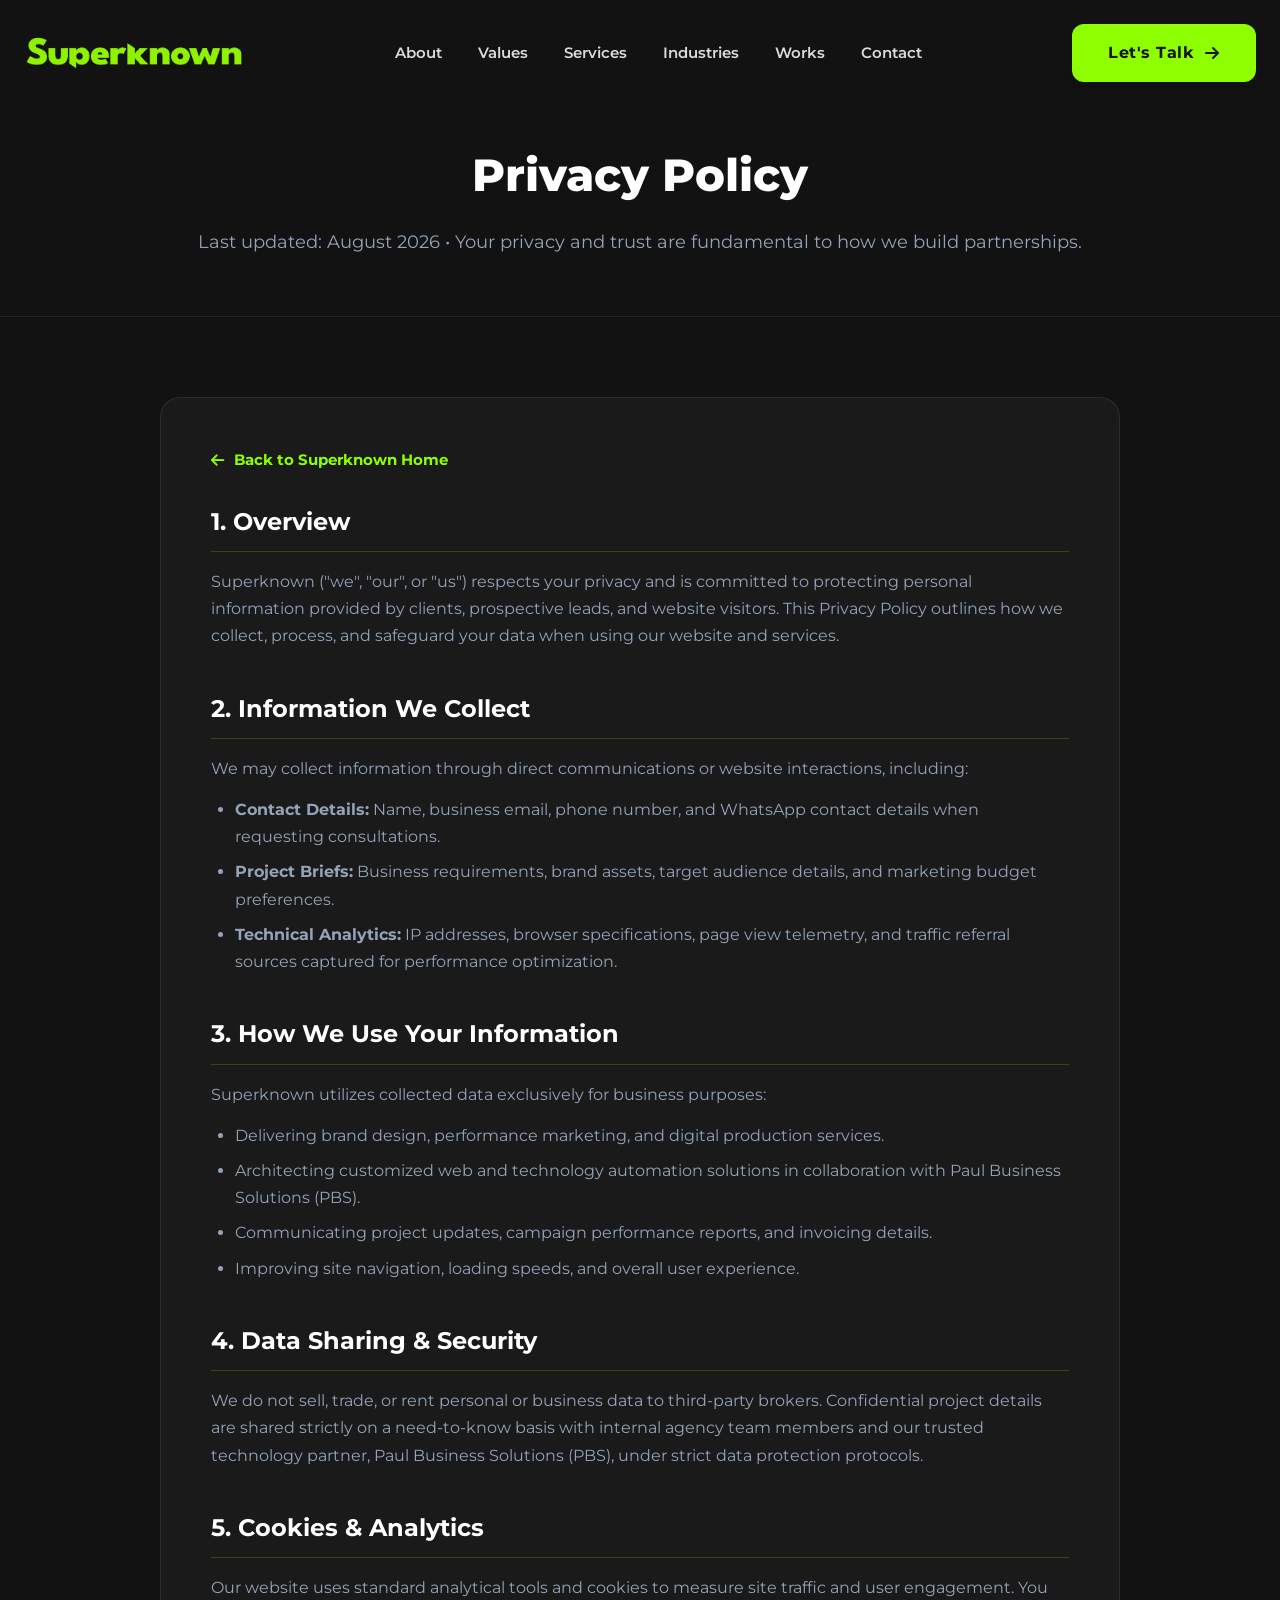
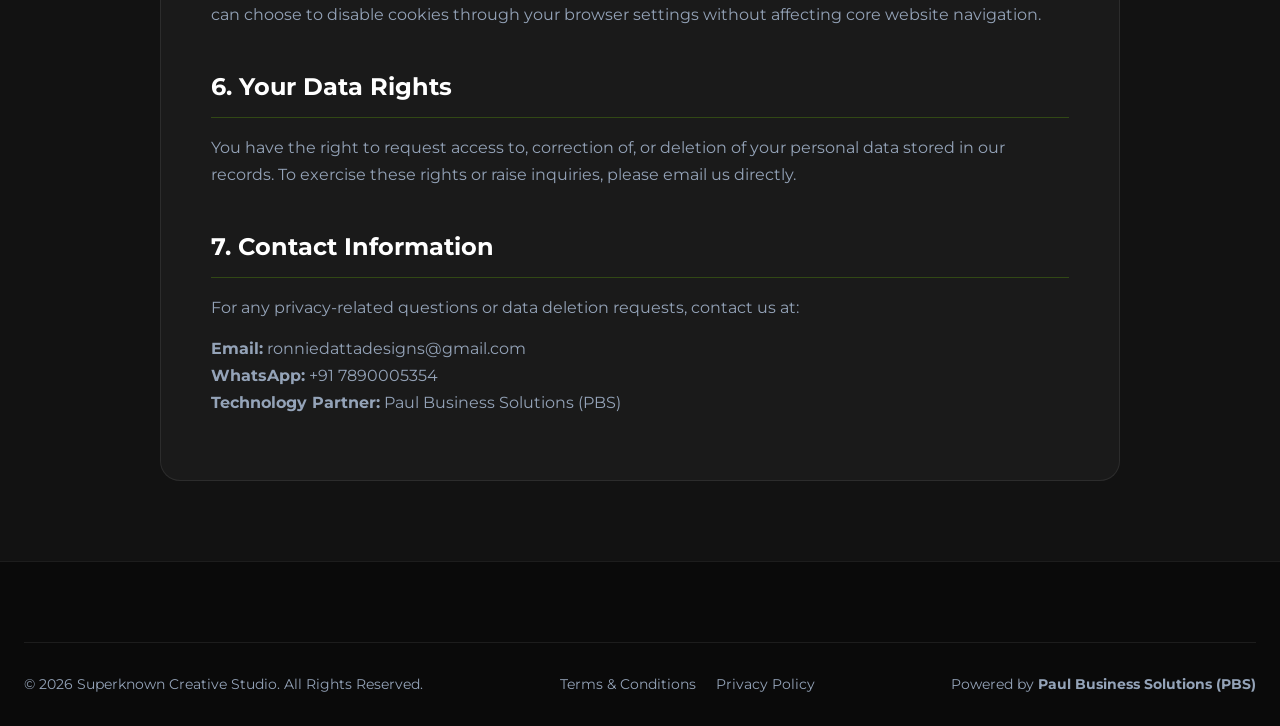
<file: privacy.html>
<!DOCTYPE html>
<html lang="en">
<head>
  <meta charset="UTF-8">
  <meta name="viewport" content="width=device-width, initial-scale=1.0">
  <title>Privacy Policy | Superknown Creative Studio</title>
  <meta name="description" content="Privacy Policy describing how Superknown collects, uses, and safeguards client and visitor data.">
  
  <!-- Favicon -->
  <link rel="icon" type="image/svg+xml" href="data:image/svg+xml,<svg xmlns='http://www.w3.org/2000/svg' viewBox='0 0 100 100'><circle cx='50' cy='50' r='45' fill='%23145B67'/><circle cx='50' cy='50' r='20' fill='%238DFF00'/></svg>">

  <!-- Fonts & Icons -->
  <link rel="preconnect" href="https://fonts.googleapis.com">
  <link rel="preconnect" href="https://fonts.gstatic.com" crossorigin>
  <link href="https://fonts.googleapis.com/css2?family=Montserrat:wght@300;400;500;600;700;800;900&display=swap" rel="stylesheet">
  <link rel="stylesheet" href="https://cdnjs.cloudflare.com/ajax/libs/font-awesome/6.5.1/css/all.min.css">

  <!-- Custom Stylesheets -->
  <link rel="stylesheet" href="css/style.css">
  <link rel="stylesheet" href="css/responsive.css">
</head>
<body>

  <!-- Header / Navigation -->
  <header class="header">
    <div class="container nav-container">
      <a href="index.html#hero" class="brand-logo" aria-label="Superknown Home">
        <img src="assets/images/logo-transparent.png" alt="Superknown Logo" class="brand-logo-img">
      </a>

      <nav class="nav-menu">
        <a href="index.html#about" class="nav-link">About</a>
        <a href="index.html#values" class="nav-link">Values</a>
        <a href="index.html#services" class="nav-link">Services</a>
        <a href="index.html#industries" class="nav-link">Industries</a>
        <a href="index.html#portfolio" class="nav-link">Works</a>
        <a href="index.html#contact" class="nav-link">Contact</a>
      </nav>

      <div class="nav-actions">
        <a href="https://wa.me/917890005354?text=Hi%20Superknown%2C%20I%20would%20like%20to%20discuss%20a%20project!" target="_blank" class="btn btn-primary btn-sm">
          Let's Talk <i class="fa-solid fa-arrow-right"></i>
        </a>
      </div>
    </div>
  </header>

  <!-- Legal Hero -->
  <section class="legal-hero">
    <div class="container">
      <h1 class="legal-hero-title">Privacy Policy</h1>
      <p class="legal-hero-subtitle">Last updated: August 2026 • Your privacy and trust are fundamental to how we build partnerships.</p>
    </div>
  </section>

  <!-- Legal Content Body -->
  <section class="legal-body">
    <div class="container">
      <div class="legal-card">
        <a href="index.html" class="legal-back-btn"><i class="fa-solid fa-arrow-left"></i> Back to Superknown Home</a>

        <div class="legal-section">
          <h2>1. Overview</h2>
          <p>Superknown ("we", "our", or "us") respects your privacy and is committed to protecting personal information provided by clients, prospective leads, and website visitors. This Privacy Policy outlines how we collect, process, and safeguard your data when using our website and services.</p>
        </div>

        <div class="legal-section">
          <h2>2. Information We Collect</h2>
          <p>We may collect information through direct communications or website interactions, including:</p>
          <ul>
            <li><strong>Contact Details:</strong> Name, business email, phone number, and WhatsApp contact details when requesting consultations.</li>
            <li><strong>Project Briefs:</strong> Business requirements, brand assets, target audience details, and marketing budget preferences.</li>
            <li><strong>Technical Analytics:</strong> IP addresses, browser specifications, page view telemetry, and traffic referral sources captured for performance optimization.</li>
          </ul>
        </div>

        <div class="legal-section">
          <h2>3. How We Use Your Information</h2>
          <p>Superknown utilizes collected data exclusively for business purposes:</p>
          <ul>
            <li>Delivering brand design, performance marketing, and digital production services.</li>
            <li>Architecting customized web and technology automation solutions in collaboration with Paul Business Solutions (PBS).</li>
            <li>Communicating project updates, campaign performance reports, and invoicing details.</li>
            <li>Improving site navigation, loading speeds, and overall user experience.</li>
          </ul>
        </div>

        <div class="legal-section">
          <h2>4. Data Sharing & Security</h2>
          <p>We do not sell, trade, or rent personal or business data to third-party brokers. Confidential project details are shared strictly on a need-to-know basis with internal agency team members and our trusted technology partner, Paul Business Solutions (PBS), under strict data protection protocols.</p>
        </div>

        <div class="legal-section">
          <h2>5. Cookies & Analytics</h2>
          <p>Our website uses standard analytical tools and cookies to measure site traffic and user engagement. You can choose to disable cookies through your browser settings without affecting core website navigation.</p>
        </div>

        <div class="legal-section">
          <h2>6. Your Data Rights</h2>
          <p>You have the right to request access to, correction of, or deletion of your personal data stored in our records. To exercise these rights or raise inquiries, please email us directly.</p>
        </div>

        <div class="legal-section">
          <h2>7. Contact Information</h2>
          <p>For any privacy-related questions or data deletion requests, contact us at:</p>
          <p><strong>Email:</strong> ronniedattadesigns@gmail.com<br>
          <strong>WhatsApp:</strong> +91 7890005354<br>
          <strong>Technology Partner:</strong> Paul Business Solutions (PBS)</p>
        </div>

      </div>
    </div>
  </section>

  <!-- Footer -->
  <footer class="footer">
    <div class="container">
      <div class="footer-bottom">
        <p>&copy; 2026 Superknown Creative Studio. All Rights Reserved.</p>
        <div class="footer-legal-links">
          <a href="terms.html">Terms & Conditions</a>
          <a href="privacy.html">Privacy Policy</a>
        </div>
        <p>Powered by <strong>Paul Business Solutions (PBS)</strong></p>
      </div>
    </div>
  </footer>

</body>
</html>
</file>
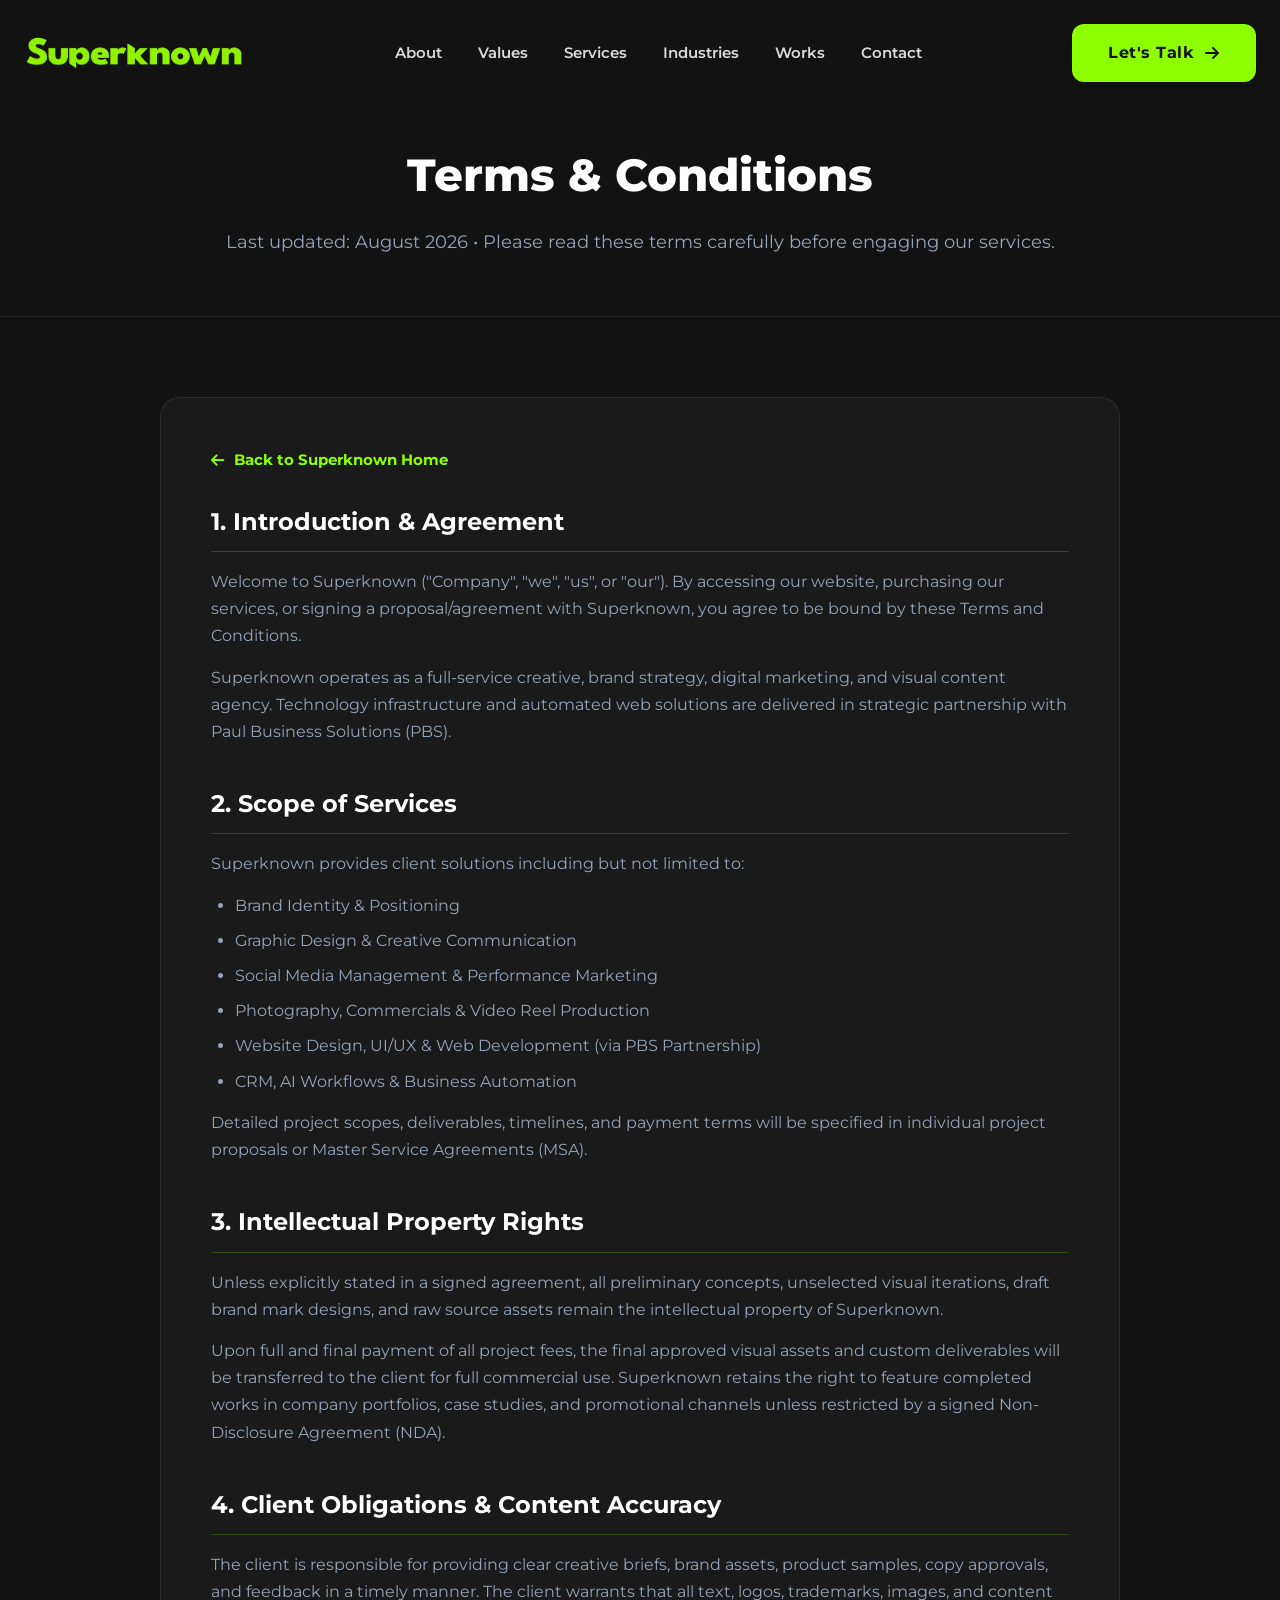
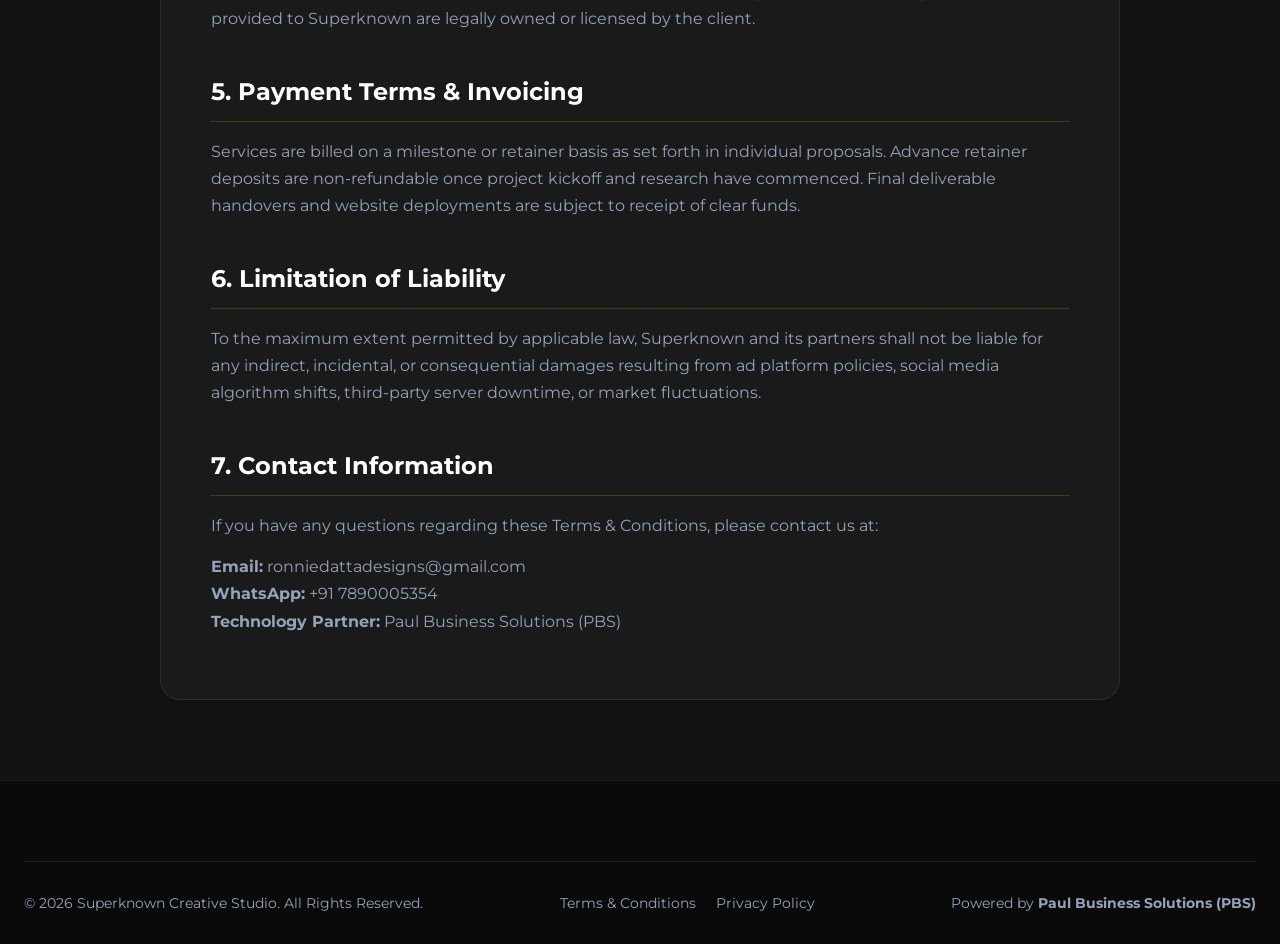
<file: terms.html>
<!DOCTYPE html>
<html lang="en">
<head>
  <meta charset="UTF-8">
  <meta name="viewport" content="width=device-width, initial-scale=1.0">
  <title>Terms & Conditions | Superknown Creative Studio</title>
  <meta name="description" content="Terms and Conditions governing the use of Superknown services and website.">
  
  <!-- Favicon -->
  <link rel="icon" type="image/svg+xml" href="data:image/svg+xml,<svg xmlns='http://www.w3.org/2000/svg' viewBox='0 0 100 100'><circle cx='50' cy='50' r='45' fill='%23145B67'/><circle cx='50' cy='50' r='20' fill='%238DFF00'/></svg>">

  <!-- Fonts & Icons -->
  <link rel="preconnect" href="https://fonts.googleapis.com">
  <link rel="preconnect" href="https://fonts.gstatic.com" crossorigin>
  <link href="https://fonts.googleapis.com/css2?family=Montserrat:wght@300;400;500;600;700;800;900&display=swap" rel="stylesheet">
  <link rel="stylesheet" href="https://cdnjs.cloudflare.com/ajax/libs/font-awesome/6.5.1/css/all.min.css">

  <!-- Custom Stylesheets -->
  <link rel="stylesheet" href="css/style.css">
  <link rel="stylesheet" href="css/responsive.css">
</head>
<body>

  <!-- Header / Navigation -->
  <header class="header">
    <div class="container nav-container">
      <a href="index.html#hero" class="brand-logo" aria-label="Superknown Home">
        <img src="assets/images/logo-transparent.png" alt="Superknown Logo" class="brand-logo-img">
      </a>

      <nav class="nav-menu">
        <a href="index.html#about" class="nav-link">About</a>
        <a href="index.html#values" class="nav-link">Values</a>
        <a href="index.html#services" class="nav-link">Services</a>
        <a href="index.html#industries" class="nav-link">Industries</a>
        <a href="index.html#portfolio" class="nav-link">Works</a>
        <a href="index.html#contact" class="nav-link">Contact</a>
      </nav>

      <div class="nav-actions">
        <a href="https://wa.me/917890005354?text=Hi%20Superknown%2C%20I%20would%20like%20to%20discuss%20a%20project!" target="_blank" class="btn btn-primary btn-sm">
          Let's Talk <i class="fa-solid fa-arrow-right"></i>
        </a>
      </div>
    </div>
  </header>

  <!-- Legal Hero -->
  <section class="legal-hero">
    <div class="container">
      <h1 class="legal-hero-title">Terms & Conditions</h1>
      <p class="legal-hero-subtitle">Last updated: August 2026 • Please read these terms carefully before engaging our services.</p>
    </div>
  </section>

  <!-- Legal Content Body -->
  <section class="legal-body">
    <div class="container">
      <div class="legal-card">
        <a href="index.html" class="legal-back-btn"><i class="fa-solid fa-arrow-left"></i> Back to Superknown Home</a>

        <div class="legal-section">
          <h2>1. Introduction & Agreement</h2>
          <p>Welcome to Superknown ("Company", "we", "us", or "our"). By accessing our website, purchasing our services, or signing a proposal/agreement with Superknown, you agree to be bound by these Terms and Conditions.</p>
          <p>Superknown operates as a full-service creative, brand strategy, digital marketing, and visual content agency. Technology infrastructure and automated web solutions are delivered in strategic partnership with Paul Business Solutions (PBS).</p>
        </div>

        <div class="legal-section">
          <h2>2. Scope of Services</h2>
          <p>Superknown provides client solutions including but not limited to:</p>
          <ul>
            <li>Brand Identity & Positioning</li>
            <li>Graphic Design & Creative Communication</li>
            <li>Social Media Management & Performance Marketing</li>
            <li>Photography, Commercials & Video Reel Production</li>
            <li>Website Design, UI/UX & Web Development (via PBS Partnership)</li>
            <li>CRM, AI Workflows & Business Automation</li>
          </ul>
          <p>Detailed project scopes, deliverables, timelines, and payment terms will be specified in individual project proposals or Master Service Agreements (MSA).</p>
        </div>

        <div class="legal-section">
          <h2>3. Intellectual Property Rights</h2>
          <p>Unless explicitly stated in a signed agreement, all preliminary concepts, unselected visual iterations, draft brand mark designs, and raw source assets remain the intellectual property of Superknown.</p>
          <p>Upon full and final payment of all project fees, the final approved visual assets and custom deliverables will be transferred to the client for full commercial use. Superknown retains the right to feature completed works in company portfolios, case studies, and promotional channels unless restricted by a signed Non-Disclosure Agreement (NDA).</p>
        </div>

        <div class="legal-section">
          <h2>4. Client Obligations & Content Accuracy</h2>
          <p>The client is responsible for providing clear creative briefs, brand assets, product samples, copy approvals, and feedback in a timely manner. The client warrants that all text, logos, trademarks, images, and content provided to Superknown are legally owned or licensed by the client.</p>
        </div>

        <div class="legal-section">
          <h2>5. Payment Terms & Invoicing</h2>
          <p>Services are billed on a milestone or retainer basis as set forth in individual proposals. Advance retainer deposits are non-refundable once project kickoff and research have commenced. Final deliverable handovers and website deployments are subject to receipt of clear funds.</p>
        </div>

        <div class="legal-section">
          <h2>6. Limitation of Liability</h2>
          <p>To the maximum extent permitted by applicable law, Superknown and its partners shall not be liable for any indirect, incidental, or consequential damages resulting from ad platform policies, social media algorithm shifts, third-party server downtime, or market fluctuations.</p>
        </div>

        <div class="legal-section">
          <h2>7. Contact Information</h2>
          <p>If you have any questions regarding these Terms & Conditions, please contact us at:</p>
          <p><strong>Email:</strong> ronniedattadesigns@gmail.com<br>
          <strong>WhatsApp:</strong> +91 7890005354<br>
          <strong>Technology Partner:</strong> Paul Business Solutions (PBS)</p>
        </div>

      </div>
    </div>
  </section>

  <!-- Footer -->
  <footer class="footer">
    <div class="container">
      <div class="footer-bottom">
        <p>&copy; 2026 Superknown Creative Studio. All Rights Reserved.</p>
        <div class="footer-legal-links">
          <a href="terms.html">Terms & Conditions</a>
          <a href="privacy.html">Privacy Policy</a>
        </div>
        <p>Powered by <strong>Paul Business Solutions (PBS)</strong></p>
      </div>
    </div>
  </footer>

</body>
</html>
</file>
<file: css/style.css>
/* ==========================================================================
   Superknown Design System & Master Stylesheet v1.0
   Brand Colors: Deep Teal (#145B67), Accent Green (#8DFF00), Dark (#121212)
   Font: Montserrat
   ========================================================================== */

@import url('https://fonts.googleapis.com/css2?family=Montserrat:wght@300;400;500;600;700;800;900&display=swap');

:root {
  /* Color Palette */
  --color-primary: #145B67;
  --color-primary-dark: #0d3e47;
  --color-primary-light: #1c7c8c;
  --color-accent: #8DFF00;
  --color-accent-hover: #7ae600;
  --color-accent-glow: rgba(141, 255, 0, 0.35);
  
  --color-dark: #121212;
  --color-dark-card: #1a1a1a;
  --color-dark-surface: #222222;
  
  --color-white: #FFFFFF;
  --color-light-grey: #F5F7FA;
  --color-mid-grey: #E2E8F0;
  --color-text-dark: #1A202C;
  --color-text-muted: #64748B;
  --color-text-light: #94A3B8;

  /* Typography */
  --font-main: 'Montserrat', -apple-system, BlinkMacSystemFont, 'Segoe UI', Roboto, sans-serif;
  
  /* Font Sizes */
  --fs-h1: clamp(2.5rem, 5vw + 1rem, 4rem);    /* 40px to 64px */
  --fs-h2: clamp(2rem, 3.5vw + 1rem, 3rem);   /* 32px to 48px */
  --fs-h3: clamp(1.5rem, 2vw + 1rem, 2.25rem); /* 24px to 36px */
  --fs-h4: clamp(1.25rem, 1vw + 1rem, 1.75rem);/* 20px to 28px */
  --fs-body: 1.125rem;                        /* 18px */
  --fs-small: 0.875rem;                       /* 14px */

  /* Spacing (8px Grid) */
  --space-xs: 8px;
  --space-sm: 16px;
  --space-md: 24px;
  --space-lg: 32px;
  --space-xl: 48px;
  --space-2xl: 64px;
  --space-3xl: 96px;
  --section-padding: 120px;
  --container-max-width: 1280px;

  /* Radii */
  --radius-button: 12px;
  --radius-card: 20px;
  --radius-image: 24px;
  --radius-pill: 999px;

  /* Transitions & Shadows */
  --transition-fast: 0.2s cubic-bezier(0.4, 0, 0.2, 1);
  --transition-normal: 0.35s cubic-bezier(0.4, 0, 0.2, 1);
  --transition-smooth: 0.5s cubic-bezier(0.16, 1, 0.3, 1);
  
  --shadow-sm: 0 4px 12px rgba(0,0,0,0.05);
  --shadow-md: 0 10px 30px rgba(0,0,0,0.08);
  --shadow-lg: 0 20px 40px rgba(0,0,0,0.15);
  --shadow-glow: 0 8px 25px var(--color-accent-glow);
}

/* ==========================================================================
   Reset & Base Styles
   ========================================================================== */

*, *::before, *::after {
  box-sizing: border-box;
  margin: 0;
  padding: 0;
}

html {
  scroll-behavior: smooth;
  font-size: 16px;
  text-rendering: optimizeLegibility;
  -webkit-font-smoothing: antialiased;
  -moz-osx-font-smoothing: grayscale;
}

body {
  font-family: var(--font-main);
  background-color: var(--color-dark);
  color: var(--color-white);
  line-height: 1.6;
  overflow-x: hidden;
}

img, video {
  max-width: 100%;
  height: auto;
  display: block;
}

a {
  color: inherit;
  text-decoration: none;
  transition: var(--transition-fast);
}

ul, ol {
  list-style: none;
}

button, input, textarea {
  font-family: inherit;
  border: none;
  outline: none;
  background: none;
}

button {
  cursor: pointer;
}

/* ==========================================================================
   Layout Containers
   ========================================================================== */

.container {
  width: 100%;
  max-width: var(--container-max-width);
  margin-left: auto;
  margin-right: auto;
  padding-left: var(--space-md);
  padding-right: var(--space-md);
}

.section {
  padding-top: var(--section-padding);
  padding-bottom: var(--section-padding);
  position: relative;
  overflow: hidden;
}

.section-dark {
  background-color: var(--color-dark);
  color: var(--color-white);
}

.section-teal {
  background-color: var(--color-primary);
  color: var(--color-white);
}

.section-light {
  background-color: var(--color-light-grey);
  color: var(--color-text-dark);
}

/* Section Headers */
.section-header {
  margin-bottom: var(--space-3xl);
  text-align: center;
}

.section-header.text-left {
  text-align: left;
}

.section-tag {
  display: inline-flex;
  align-items: center;
  gap: 8px;
  padding: 8px 20px;
  background-color: rgba(141, 255, 0, 0.12);
  color: var(--color-accent);
  border: 1px solid rgba(141, 255, 0, 0.3);
  border-radius: var(--radius-pill);
  font-size: var(--fs-small);
  font-weight: 700;
  letter-spacing: 1.5px;
  text-transform: uppercase;
  margin-bottom: var(--space-sm);
}

.section-tag-teal {
  background-color: rgba(20, 91, 103, 0.15);
  color: var(--color-primary);
  border-color: rgba(20, 91, 103, 0.3);
}

.section-title {
  font-size: var(--fs-h2);
  font-weight: 800;
  line-height: 1.2;
  letter-spacing: -0.5px;
}

.section-subtitle {
  margin-top: var(--space-sm);
  font-size: var(--fs-body);
  color: var(--color-text-light);
  max-width: 680px;
  margin-left: auto;
  margin-right: auto;
}

.section-light .section-subtitle {
  color: var(--color-text-muted);
}

/* ==========================================================================
   Buttons & UI Elements
   ========================================================================== */

.btn {
  display: inline-flex;
  align-items: center;
  justify-content: center;
  gap: 12px;
  padding: 16px 36px;
  border-radius: var(--radius-button);
  font-size: 1rem;
  font-weight: 700;
  letter-spacing: 0.5px;
  transition: var(--transition-normal);
  position: relative;
  z-index: 1;
  overflow: hidden;
  white-space: nowrap;
}

.btn-primary {
  background-color: var(--color-accent);
  color: var(--color-dark);
  box-shadow: var(--shadow-sm);
}

.btn-primary:hover {
  background-color: var(--color-accent-hover);
  transform: translateY(-6px);
  box-shadow: var(--shadow-glow);
}

.btn-secondary {
  background: transparent;
  color: var(--color-white);
  border: 2px solid var(--color-accent);
}

.btn-secondary:hover {
  background-color: var(--color-accent);
  color: var(--color-dark);
  transform: translateY(-6px);
  box-shadow: var(--shadow-glow);
}

.btn-teal {
  background-color: var(--color-primary);
  color: var(--color-white);
}

.btn-teal:hover {
  background-color: var(--color-primary-light);
  transform: translateY(-6px);
  box-shadow: 0 10px 25px rgba(20, 91, 103, 0.4);
}

.btn-icon {
  width: 44px;
  height: 44px;
  padding: 0;
  border-radius: 50%;
  display: inline-flex;
  align-items: center;
  justify-content: center;
}

/* ==========================================================================
   Header & Navigation
   ========================================================================== */

.header {
  position: fixed;
  top: 0;
  left: 0;
  width: 100%;
  z-index: 1000;
  padding: 24px 0;
  transition: var(--transition-normal);
}

.header.scrolled {
  background-color: rgba(18, 18, 18, 0.92);
  backdrop-filter: blur(12px);
  -webkit-backdrop-filter: blur(12px);
  padding: 16px 0;
  border-bottom: 1px solid rgba(255, 255, 255, 0.08);
}

.nav-container {
  display: flex;
  align-items: center;
  justify-content: space-between;
}

.brand-logo {
  display: flex;
  align-items: center;
  gap: 12px;
  color: var(--color-white);
}

.brand-logo-img {
  height: 36px;
  width: auto;
  object-fit: contain;
  display: block;
}

.nav-menu {
  display: flex;
  align-items: center;
  gap: 36px;
}

.nav-link {
  font-size: 0.95rem;
  font-weight: 600;
  color: rgba(255, 255, 255, 0.85);
  position: relative;
  padding: 6px 0;
}

.nav-link::after {
  content: '';
  position: absolute;
  bottom: 0;
  left: 0;
  width: 0%;
  height: 2px;
  background-color: var(--color-accent);
  transition: var(--transition-fast);
}

.nav-link:hover {
  color: var(--color-accent);
}

.nav-link:hover::after,
.nav-link.active::after {
  width: 100%;
}

.nav-actions {
  display: flex;
  align-items: center;
  gap: 16px;
}

.menu-toggle {
  display: none;
  font-size: 1.5rem;
  color: var(--color-white);
  cursor: pointer;
}

/* Mobile Drawer */
.mobile-nav {
  position: fixed;
  top: 0;
  right: -100%;
  width: 85%;
  max-width: 400px;
  height: 100vh;
  background-color: var(--color-dark-card);
  z-index: 1001;
  padding: 40px 30px;
  display: flex;
  flex-direction: column;
  justify-content: space-between;
  transition: var(--transition-normal);
  box-shadow: -10px 0 30px rgba(0,0,0,0.5);
}

.mobile-nav.active {
  right: 0;
}

.mobile-nav-overlay {
  position: fixed;
  top: 0;
  left: 0;
  width: 100%;
  height: 100vh;
  background-color: rgba(0,0,0,0.7);
  backdrop-filter: blur(4px);
  z-index: 1000;
  opacity: 0;
  visibility: hidden;
  transition: var(--transition-fast);
}

.mobile-nav-overlay.active {
  opacity: 1;
  visibility: visible;
}

.mobile-nav-header {
  display: flex;
  align-items: center;
  justify-content: space-between;
}

.mobile-nav-close {
  font-size: 1.8rem;
  color: var(--color-white);
}

.mobile-nav-links {
  display: flex;
  flex-direction: column;
  gap: 24px;
  margin-top: 40px;
}

.mobile-nav-links .nav-link {
  font-size: 1.25rem;
  font-weight: 700;
}

/* ==========================================================================
   Hero Section (Swiper Carousel)
   ========================================================================== */

.hero-section {
  position: relative;
  height: 100vh;
  min-height: 700px;
  background-color: var(--color-dark);
}

.hero-slider {
  width: 100%;
  height: 100%;
}

.hero-slide {
  position: relative;
  display: flex;
  align-items: center;
  justify-content: center;
  overflow: hidden;
}

.hero-bg {
  position: absolute;
  top: 0;
  left: 0;
  width: 100%;
  height: 100%;
  object-fit: cover;
  z-index: 1;
  transform: scale(1.05);
  transition: transform 6s ease-out;
}

.hero-slide-active .hero-bg {
  transform: scale(1);
}

.hero-overlay {
  position: absolute;
  top: 0;
  left: 0;
  width: 100%;
  height: 100%;
  background: linear-gradient(180deg, rgba(18, 18, 18, 0.7) 0%, rgba(18, 18, 18, 0.85) 60%, rgba(18, 18, 18, 0.98) 100%);
  z-index: 2;
}

.hero-content {
  position: relative;
  z-index: 3;
  text-align: center;
  max-width: 900px;
  padding: 0 var(--space-md);
  margin-top: 60px;
}

.hero-title {
  font-size: var(--fs-h1);
  font-weight: 900;
  line-height: 1.1;
  letter-spacing: -1px;
  margin-bottom: var(--space-md);
  text-transform: capitalize;
}

.hero-subtitle {
  font-size: var(--fs-body);
  color: rgba(255, 255, 255, 0.85);
  margin-bottom: var(--space-xl);
  max-width: 700px;
  margin-left: auto;
  margin-right: auto;
}

.hero-cta {
  display: flex;
  align-items: center;
  justify-content: center;
  gap: 20px;
  flex-wrap: wrap;
}

/* Swiper Pagination Customization */
.swiper-pagination-bullet {
  width: 14px;
  height: 14px;
  background: var(--color-white);
  opacity: 0.4;
  transition: var(--transition-fast);
}

.swiper-pagination-bullet-active {
  opacity: 1;
  background: var(--color-accent);
  width: 36px;
  border-radius: var(--radius-pill);
}

/* Scroll Down Indicator */
.scroll-down {
  position: absolute;
  bottom: 30px;
  left: 50%;
  transform: translateX(-50%);
  z-index: 4;
  display: flex;
  flex-direction: column;
  align-items: center;
  gap: 8px;
  color: rgba(255, 255, 255, 0.6);
  font-size: 0.8rem;
  font-weight: 600;
  letter-spacing: 2px;
  text-transform: uppercase;
}

.scroll-down i {
  font-size: 1.2rem;
  animation: bounce 2s infinite;
}

@keyframes bounce {
  0%, 20%, 50%, 80%, 100% { transform: translateY(0); }
  40% { transform: translateY(-8px); }
  60% { transform: translateY(-4px); }
}

/* ==========================================================================
   About Section
   ========================================================================== */

.about-grid {
  display: grid;
  grid-template-columns: 1fr 1fr;
  gap: var(--space-3xl);
  align-items: flex-start;
}

.about-matrix-grid {
  display: grid;
  grid-template-columns: repeat(2, 1fr);
  gap: 24px;
  margin-top: 50px;
  border-top: 1px solid rgba(255, 255, 255, 0.08);
  padding-top: 50px;
}

.matrix-card {
  background: var(--color-dark-card);
  padding: 30px;
  border-radius: var(--radius-card);
  border: 1px solid rgba(255, 255, 255, 0.08);
  transition: var(--transition-normal);
  display: flex;
  flex-direction: column;
}

.matrix-card:hover {
  border-color: var(--color-accent);
  transform: translateY(-6px);
  box-shadow: 0 12px 30px rgba(20, 91, 103, 0.3);
}

.matrix-badge {
  display: inline-flex;
  align-items: center;
  gap: 8px;
  color: var(--color-accent);
  font-size: 0.85rem;
  font-weight: 700;
  text-transform: uppercase;
  letter-spacing: 1px;
  margin-bottom: 12px;
}

.matrix-title {
  font-size: 1.25rem;
  font-weight: 800;
  color: var(--color-white);
  margin-bottom: 10px;
}

.matrix-desc {
  color: rgba(255, 255, 255, 0.8);
  font-size: 0.95rem;
  line-height: 1.6;
}

.about-image-wrapper {
  position: relative;
  border-radius: var(--radius-image);
  overflow: hidden;
}

.about-image {
  width: 100%;
  border-radius: var(--radius-image);
  box-shadow: var(--shadow-lg);
  transition: var(--transition-smooth);
}

.about-experience-badge {
  position: absolute;
  bottom: 24px;
  right: 24px;
  background: rgba(20, 91, 103, 0.95);
  backdrop-filter: blur(10px);
  padding: 24px 32px;
  border-radius: var(--radius-card);
  border: 1px solid rgba(141, 255, 0, 0.3);
  text-align: center;
  box-shadow: var(--shadow-md);
}

.about-experience-badge .number {
  font-size: 2.5rem;
  font-weight: 900;
  color: var(--color-accent);
  line-height: 1;
}

.about-experience-badge .text {
  font-size: 0.85rem;
  font-weight: 700;
  color: var(--color-white);
  text-transform: uppercase;
  margin-top: 4px;
}

.about-content-text {
  font-size: 1.1rem;
  color: rgba(255, 255, 255, 0.85);
  margin-bottom: var(--space-lg);
}

.mission-vision-grid {
  display: grid;
  grid-template-columns: 1fr 1fr;
  gap: var(--space-md);
  margin-top: var(--space-xl);
}

.mv-card {
  background: var(--color-dark-card);
  padding: 28px;
  border-radius: var(--radius-card);
  border: 1px solid rgba(255, 255, 255, 0.08);
  transition: var(--transition-normal);
}

.mv-card:hover {
  transform: translateY(-6px);
  border-color: rgba(141, 255, 0, 0.4);
}

.mv-icon {
  width: 50px;
  height: 50px;
  background: rgba(141, 255, 0, 0.12);
  color: var(--color-accent);
  border-radius: 12px;
  display: flex;
  align-items: center;
  justify-content: center;
  font-size: 1.4rem;
  margin-bottom: 16px;
}

.mv-title {
  font-size: 1.2rem;
  font-weight: 700;
  color: var(--color-white);
  margin-bottom: 8px;
}

.mv-desc {
  font-size: 0.9rem;
  color: var(--color-text-light);
  line-height: 1.6;
}

/* ==========================================================================
   Why Superknown Section
   ========================================================================== */

.why-features {
  display: grid;
  grid-template-columns: repeat(3, 1fr);
  gap: 24px;
  margin-bottom: 40px;
}

.why-feature-card {
  display: flex;
  align-items: flex-start;
  gap: 20px;
  background: var(--color-dark-card);
  padding: 24px;
  border-radius: var(--radius-card);
  border: 1px solid rgba(255, 255, 255, 0.08);
  transition: var(--transition-normal);
}

.why-feature-card:hover {
  transform: translateY(-6px);
  border-color: rgba(141, 255, 0, 0.4);
}

.why-icon {
  width: 48px;
  height: 48px;
  background: rgba(141, 255, 0, 0.15);
  color: var(--color-accent);
  border-radius: 12px;
  display: flex;
  align-items: center;
  justify-content: center;
  font-size: 1.3rem;
  flex-shrink: 0;
}

.why-title {
  font-size: 1.15rem;
  font-weight: 700;
  margin-bottom: 4px;
}

.why-desc {
  font-size: 0.9rem;
  color: var(--color-text-light);
}

.counters-grid {
  display: grid;
  grid-template-columns: repeat(4, 1fr);
  gap: 24px;
}

/* ==========================================================================
   Services Section (Interactive Tabs)
   ========================================================================== */

.services-wrapper {
  display: grid;
  grid-template-columns: 320px 1fr;
  gap: var(--space-2xl);
  background: var(--color-dark-card);
  border-radius: var(--radius-card);
  padding: var(--space-xl);
  border: 1px solid rgba(255, 255, 255, 0.08);
}

.services-nav {
  display: flex;
  flex-direction: column;
  gap: 12px;
}

.service-tab {
  display: flex;
  align-items: center;
  justify-content: space-between;
  padding: 18px 24px;
  background: rgba(255, 255, 255, 0.03);
  border-radius: var(--radius-button);
  color: var(--color-white);
  font-weight: 700;
  font-size: 1.05rem;
  text-align: left;
  transition: var(--transition-normal);
  border: 1px solid transparent;
}

.service-tab:hover {
  background: rgba(255, 255, 255, 0.08);
}

.service-tab.active {
  background: var(--color-primary);
  border-color: var(--color-accent);
  color: var(--color-white);
  box-shadow: 0 6px 20px rgba(20, 91, 103, 0.5);
}

.service-tab .tab-icon {
  color: var(--color-accent);
}

.services-content-panel {
  display: none;
  animation: fadeIn 0.4s ease-in-out;
}

.services-content-panel.active {
  display: block;
}

@keyframes fadeIn {
  from { opacity: 0; transform: translateY(10px); }
  to { opacity: 1; transform: translateY(0); }
}

.service-panel-header {
  margin-bottom: var(--space-lg);
}

.service-panel-title {
  font-size: 1.8rem;
  font-weight: 800;
  color: var(--color-accent);
  margin-bottom: 8px;
}

.service-panel-desc {
  color: var(--color-text-light);
  font-size: 1.05rem;
}

.service-items-grid {
  display: grid;
  grid-template-columns: repeat(auto-fill, minmax(220px, 1fr));
  gap: 16px;
}

.service-item-card {
  background: rgba(255, 255, 255, 0.04);
  border-radius: var(--radius-button);
  padding: 20px;
  border: 1px solid rgba(255, 255, 255, 0.06);
  transition: var(--transition-normal);
  display: flex;
  align-items: center;
  gap: 14px;
}

.service-item-card i {
  font-size: 1.3rem;
  color: var(--color-accent);
}

.service-item-card span {
  font-weight: 600;
  font-size: 0.95rem;
}

.service-item-card:hover {
  background: rgba(141, 255, 0, 0.08);
  border-color: var(--color-accent);
  transform: translateY(-4px);
}

/* ==========================================================================
   Featured Works / Portfolio Section
   ========================================================================== */

.portfolio-filter {
  display: flex;
  align-items: center;
  justify-content: center;
  gap: 12px;
  flex-wrap: wrap;
  margin-bottom: var(--space-2xl);
}

.filter-btn {
  padding: 10px 24px;
  border-radius: var(--radius-pill);
  background: rgba(255, 255, 255, 0.05);
  color: var(--color-white);
  font-weight: 600;
  font-size: 0.9rem;
  transition: var(--transition-fast);
  border: 1px solid rgba(255, 255, 255, 0.1);
}

.filter-btn:hover,
.filter-btn.active {
  background: var(--color-accent);
  color: var(--color-dark);
  border-color: var(--color-accent);
  font-weight: 700;
  box-shadow: var(--shadow-glow);
}

.portfolio-grid {
  display: grid;
  grid-template-columns: repeat(auto-fill, minmax(350px, 1fr));
  gap: var(--space-lg);
}

.portfolio-item {
  position: relative;
  border-radius: var(--radius-card);
  overflow: hidden;
  background: var(--color-dark-card);
  box-shadow: var(--shadow-md);
  cursor: pointer;
}

.portfolio-img {
  width: 100%;
  height: 320px;
  object-fit: cover;
  transition: transform 0.6s cubic-bezier(0.16, 1, 0.3, 1);
}

.portfolio-item:hover .portfolio-img {
  transform: scale(1.08);
}

.portfolio-overlay {
  position: absolute;
  top: 0;
  left: 0;
  width: 100%;
  height: 100%;
  background: linear-gradient(180deg, rgba(20, 91, 103, 0.2) 0%, rgba(18, 18, 18, 0.92) 80%);
  display: flex;
  flex-direction: column;
  justify-content: flex-end;
  padding: var(--space-lg);
  opacity: 0;
  transition: var(--transition-normal);
}

.portfolio-item:hover .portfolio-overlay {
  opacity: 1;
}

.portfolio-category {
  font-size: 0.8rem;
  font-weight: 700;
  color: var(--color-accent);
  text-transform: uppercase;
  letter-spacing: 1.5px;
  margin-bottom: 6px;
}

.portfolio-title {
  font-size: 1.4rem;
  font-weight: 800;
  color: var(--color-white);
  margin-bottom: 12px;
}

.portfolio-action {
  display: inline-flex;
  align-items: center;
  gap: 8px;
  font-size: 0.9rem;
  font-weight: 700;
  color: var(--color-accent);
}

/* ==========================================================================
   Why Choose Us Section
   ========================================================================== */

.why-grid {
  display: grid;
  grid-template-columns: 1fr 1fr;
  gap: var(--space-3xl);
  align-items: center;
}

.why-features {
  display: flex;
  flex-direction: column;
  gap: var(--space-md);
}

.why-feature-card {
  display: flex;
  align-items: flex-start;
  gap: 20px;
  background: var(--color-dark-card);
  padding: 24px;
  border-radius: var(--radius-card);
  border: 1px solid rgba(255, 255, 255, 0.08);
  transition: var(--transition-normal);
}

.why-feature-card:hover {
  transform: translateX(8px);
  border-color: rgba(141, 255, 0, 0.4);
}

.why-icon {
  width: 48px;
  height: 48px;
  background: rgba(141, 255, 0, 0.15);
  color: var(--color-accent);
  border-radius: 12px;
  display: flex;
  align-items: center;
  justify-content: center;
  font-size: 1.3rem;
  flex-shrink: 0;
}

.why-title {
  font-size: 1.15rem;
  font-weight: 700;
  margin-bottom: 4px;
}

.why-desc {
  font-size: 0.9rem;
  color: var(--color-text-light);
}

.counters-grid {
  display: grid;
  grid-template-columns: 1fr 1fr;
  gap: var(--space-md);
}

.counter-card {
  background: linear-gradient(135deg, var(--color-primary) 0%, var(--color-primary-dark) 100%);
  padding: 36px 28px;
  border-radius: var(--radius-card);
  text-align: center;
  border: 1px solid rgba(255, 255, 255, 0.1);
  box-shadow: var(--shadow-md);
}

.counter-number {
  font-size: 3rem;
  font-weight: 900;
  color: var(--color-accent);
  line-height: 1;
}

.counter-label {
  font-size: 0.9rem;
  font-weight: 700;
  color: var(--color-white);
  margin-top: 8px;
  text-transform: uppercase;
  letter-spacing: 1px;
}

/* ==========================================================================
   Our Process Section
   ========================================================================== */

.process-timeline {
  position: relative;
  max-width: 1000px;
  margin: 0 auto;
}

.process-timeline::before {
  content: '';
  position: absolute;
  top: 0;
  bottom: 0;
  left: 50%;
  width: 4px;
  background: rgba(255, 255, 255, 0.1);
  transform: translateX(-50%);
}

.process-step {
  position: relative;
  margin-bottom: var(--space-2xl);
  width: 50%;
}

.process-step:nth-child(odd) {
  left: 0;
  padding-right: var(--space-2xl);
  text-align: right;
}

.process-step:nth-child(even) {
  left: 50%;
  padding-left: var(--space-2xl);
  text-align: left;
}

.process-node {
  position: absolute;
  top: 0;
  width: 48px;
  height: 48px;
  background: var(--color-dark);
  border: 3px solid var(--color-accent);
  border-radius: 50%;
  display: flex;
  align-items: center;
  justify-content: center;
  font-weight: 800;
  color: var(--color-accent);
  z-index: 2;
  box-shadow: var(--shadow-glow);
}

.process-step:nth-child(odd) .process-node {
  right: -24px;
}

.process-step:nth-child(even) .process-node {
  left: -24px;
}

.process-card {
  background: var(--color-dark-card);
  padding: 28px;
  border-radius: var(--radius-card);
  border: 1px solid rgba(255, 255, 255, 0.08);
  transition: var(--transition-normal);
}

.process-card:hover {
  border-color: var(--color-accent);
  transform: translateY(-6px);
}

.process-title {
  font-size: 1.3rem;
  font-weight: 800;
  color: var(--color-white);
  margin-bottom: 8px;
}

.process-desc {
  font-size: 0.95rem;
  color: var(--color-text-light);
}

/* ==========================================================================
   Team Section
   ========================================================================== */

.team-grid {
  display: grid;
  grid-template-columns: repeat(auto-fill, minmax(280px, 1fr));
  gap: var(--space-xl);
}

.team-card {
  background: var(--color-dark-card);
  border-radius: var(--radius-card);
  overflow: hidden;
  border: 1px solid rgba(255, 255, 255, 0.08);
  transition: var(--transition-normal);
  text-align: center;
}

.team-card:hover {
  transform: translateY(-8px);
  border-color: rgba(141, 255, 0, 0.4);
}

.team-img-wrapper {
  position: relative;
  height: 300px;
  overflow: hidden;
}

.team-img {
  width: 100%;
  height: 100%;
  object-fit: cover;
  transition: transform 0.5s ease;
}

.team-card:hover .team-img {
  transform: scale(1.05);
}

.team-info {
  padding: 24px;
}

.team-name {
  font-size: 1.3rem;
  font-weight: 800;
  color: var(--color-white);
}

.team-role {
  font-size: 0.88rem;
  font-weight: 700;
  color: var(--color-accent);
  margin-top: 4px;
  text-transform: uppercase;
  letter-spacing: 1px;
}

.team-bio {
  font-size: 0.9rem;
  color: var(--color-text-light);
  margin-top: 12px;
}

/* ==========================================================================
   Clients Marquee Section
   ========================================================================== */

.clients-marquee-container {
  overflow: hidden;
  white-space: nowrap;
  position: relative;
  padding: 30px 0;
  display: flex;
  flex-direction: column;
  gap: 24px;
}

.clients-marquee-container::before,
.clients-marquee-container::after {
  content: '';
  position: absolute;
  top: 0;
  width: 140px;
  height: 100%;
  z-index: 3;
  pointer-events: none;
}

.clients-marquee-container::before {
  left: 0;
  background: linear-gradient(90deg, var(--color-dark) 0%, transparent 100%);
}

.clients-marquee-container::after {
  right: 0;
  background: linear-gradient(-90deg, var(--color-dark) 0%, transparent 100%);
}

.clients-track {
  display: inline-flex;
  align-items: center;
  gap: 28px;
  animation: marquee 30s linear infinite;
  width: max-content;
}

.clients-track.reverse {
  animation: marqueeReverse 30s linear infinite;
}

.clients-track:hover {
  animation-play-state: paused;
}

@keyframes marquee {
  0% { transform: translateX(0); }
  100% { transform: translateX(-50%); }
}

@keyframes marqueeReverse {
  0% { transform: translateX(-50%); }
  100% { transform: translateX(0); }
}

.client-logo {
  display: inline-flex;
  align-items: center;
  justify-content: center;
  padding: 0 20px;
  background: transparent;
  border: none;
  box-shadow: none;
  transition: var(--transition-fast);
  flex-shrink: 0;
  height: 60px;
}

.client-logo:hover {
  background: transparent;
  transform: scale(1.12);
}

.client-logo-img {
  height: 52px;
  width: auto;
  max-width: 180px;
  object-fit: contain;
  filter: brightness(0) invert(1);
  opacity: 0.85;
  transition: all 0.3s ease;
}

.client-logo:hover .client-logo-img {
  opacity: 1;
  filter: brightness(0) invert(1) drop-shadow(0 0 10px rgba(141, 255, 0, 0.7));
  transform: scale(1.08);
}



/* ==========================================================================
   Testimonials Section
   ========================================================================== */

.testimonials-slider .swiper-slide {
  height: auto;
  display: flex;
}

.testimonial-card {
  background: var(--color-dark-card);
  padding: 36px;
  border-radius: var(--radius-card);
  border: 1px solid rgba(255, 255, 255, 0.08);
  height: 100%;
  width: 100%;
  display: flex;
  flex-direction: column;
  justify-content: space-between;
}

.stars {
  color: var(--color-accent);
  font-size: 1.1rem;
  margin-bottom: 20px;
  display: flex;
  gap: 4px;
}

.testimonial-text {
  font-size: 1.05rem;
  color: rgba(255, 255, 255, 0.9);
  line-height: 1.7;
  font-style: italic;
  margin-bottom: 24px;
}

.client-info {
  display: flex;
  align-items: center;
  gap: 16px;
}

.client-avatar {
  width: 50px;
  height: 50px;
  border-radius: 50%;
  object-fit: cover;
  border: 2px solid var(--color-accent);
}

.client-name {
  font-weight: 700;
  font-size: 1.05rem;
}

.client-company {
  font-size: 0.85rem;
  color: var(--color-text-light);
}

/* ==========================================================================
   Technology Partner Section (Superknown × PBS)
   ========================================================================== */

.pbs-banner {
  background: linear-gradient(135deg, var(--color-primary-dark) 0%, var(--color-primary) 100%);
  border-radius: var(--radius-card);
  padding: var(--space-3xl) var(--space-xl);
  border: 1px solid rgba(141, 255, 0, 0.3);
  box-shadow: 0 20px 50px rgba(0,0,0,0.3);
  position: relative;
  overflow: hidden;
}

.pbs-banner-grid {
  display: grid;
  grid-template-columns: 1fr 1fr;
  gap: var(--space-2xl);
  align-items: center;
}

.pbs-title {
  font-size: var(--fs-h2);
  font-weight: 900;
  color: var(--color-white);
  line-height: 1.15;
}

.pbs-title span.highlight {
  color: var(--color-accent);
}

.pbs-desc {
  font-size: 1.15rem;
  color: rgba(255, 255, 255, 0.85);
  margin-top: 16px;
  margin-bottom: 28px;
}

.pbs-features-list {
  display: grid;
  grid-template-columns: 1fr 1fr;
  gap: 16px;
}

.pbs-feature-item {
  display: flex;
  align-items: center;
  gap: 12px;
  background: rgba(255, 255, 255, 0.06);
  padding: 14px 20px;
  border-radius: var(--radius-button);
  font-weight: 700;
  border: 1px solid rgba(255, 255, 255, 0.1);
}

.pbs-feature-item i {
  color: var(--color-accent);
}

/* ==========================================================================
   Contact Section
   ========================================================================== */

.contact-actions-grid {
  display: grid;
  grid-template-columns: repeat(auto-fill, minmax(220px, 1fr));
  gap: 20px;
  margin-top: var(--space-2xl);
}

.contact-card-btn {
  display: flex;
  flex-direction: column;
  align-items: center;
  justify-content: center;
  padding: 32px 20px;
  background: var(--color-dark-card);
  border-radius: var(--radius-card);
  border: 1px solid rgba(255, 255, 255, 0.08);
  transition: var(--transition-normal);
  text-align: center;
}

.contact-card-btn i {
  font-size: 2.2rem;
  color: var(--color-accent);
  margin-bottom: 14px;
  transition: var(--transition-fast);
}

.contact-card-btn span {
  font-weight: 700;
  font-size: 1.05rem;
  color: var(--color-white);
}

.contact-card-btn:hover {
  background: var(--color-primary);
  border-color: var(--color-accent);
  transform: translateY(-8px);
  box-shadow: 0 12px 30px rgba(20, 91, 103, 0.4);
}

.contact-card-btn:hover i {
  transform: scale(1.2);
}

/* Floating WhatsApp Button */
.whatsapp-float {
  position: fixed;
  bottom: 30px;
  right: 30px;
  width: 64px;
  height: 64px;
  background-color: #25D366;
  color: var(--color-white);
  border-radius: 50%;
  display: flex;
  align-items: center;
  justify-content: center;
  font-size: 2rem;
  box-shadow: 0 8px 25px rgba(37, 211, 102, 0.5);
  z-index: 999;
  transition: var(--transition-normal);
}

.whatsapp-float:hover {
  transform: scale(1.1) rotate(12deg);
  box-shadow: 0 12px 35px rgba(37, 211, 102, 0.7);
}

/* ==========================================================================
   Footer
   ========================================================================== */

.footer {
  background-color: #0a0a0a;
  padding: 80px 0 30px;
  border-top: 1px solid rgba(255, 255, 255, 0.08);
}

.footer-grid {
  display: grid;
  grid-template-columns: 2fr 1fr 1fr 1fr;
  gap: var(--space-2xl);
  margin-bottom: 60px;
}

.footer-brand-desc {
  color: var(--color-text-light);
  margin-top: 16px;
  max-width: 320px;
  font-size: 0.95rem;
}

.footer-title {
  font-size: 1.1rem;
  font-weight: 700;
  color: var(--color-white);
  margin-bottom: 20px;
}

.footer-links {
  display: flex;
  flex-direction: column;
  gap: 12px;
}

.footer-links a {
  color: var(--color-text-light);
  font-size: 0.95rem;
}

.footer-links a:hover {
  color: var(--color-accent);
}

.footer-bottom {
  border-top: 1px solid rgba(255, 255, 255, 0.08);
  padding-top: 30px;
  display: flex;
  align-items: center;
  justify-content: space-between;
  color: var(--color-text-light);
  font-size: 0.88rem;
  flex-wrap: wrap;
  gap: 15px;
}

.footer-legal-links {
  display: flex;
  gap: 20px;
}

.footer-legal-links a {
  color: var(--color-text-light);
  transition: var(--transition-fast);
}

.footer-legal-links a:hover {
  color: var(--color-accent);
}

/* ==========================================================================
   Brand Purpose & Promise Grid
   ========================================================================== */

.purpose-promise-grid {
  display: grid;
  grid-template-columns: 1fr 1fr;
  gap: 20px;
  margin-top: 30px;
}

.purpose-card, .promise-card {
  background: var(--color-dark-card);
  padding: 24px;
  border-radius: var(--radius-card);
  border: 1px solid rgba(255, 255, 255, 0.08);
  transition: var(--transition-normal);
}

.purpose-card:hover, .promise-card:hover {
  border-color: var(--color-accent);
  transform: translateY(-4px);
  box-shadow: 0 10px 25px rgba(20, 91, 103, 0.25);
}

.purpose-badge, .promise-badge {
  display: inline-flex;
  align-items: center;
  gap: 8px;
  background: rgba(141, 255, 0, 0.1);
  color: var(--color-accent);
  padding: 6px 14px;
  border-radius: 20px;
  font-size: 0.85rem;
  font-weight: 700;
  margin-bottom: 12px;
  border: 1px solid rgba(141, 255, 0, 0.2);
}

.purpose-card p, .promise-card p {
  color: var(--color-text-light);
  font-size: 0.95rem;
  line-height: 1.6;
}

/* ==========================================================================
   Core Values Section
   ========================================================================== */

.values-grid {
  display: grid;
  grid-template-columns: repeat(auto-fill, minmax(320px, 1fr));
  gap: 24px;
  margin-top: 40px;
}

.value-card {
  background: var(--color-dark-card);
  padding: 30px 26px;
  border-radius: var(--radius-card);
  border: 1px solid rgba(255, 255, 255, 0.08);
  transition: var(--transition-normal);
  position: relative;
  overflow: hidden;
}

.value-card::before {
  content: '';
  position: absolute;
  top: 0;
  left: 0;
  width: 4px;
  height: 100%;
  background: var(--color-accent);
  opacity: 0;
  transition: var(--transition-normal);
}

.value-card:hover {
  transform: translateY(-6px);
  border-color: rgba(141, 255, 0, 0.3);
  box-shadow: 0 12px 30px rgba(0, 0, 0, 0.4);
}

.value-card:hover::before {
  opacity: 1;
}

.value-icon {
  width: 54px;
  height: 54px;
  border-radius: 14px;
  background: rgba(20, 91, 103, 0.3);
  border: 1px solid rgba(141, 255, 0, 0.2);
  display: flex;
  align-items: center;
  justify-content: center;
  font-size: 1.5rem;
  color: var(--color-accent);
  margin-bottom: 20px;
}

.value-title {
  font-size: 1.25rem;
  font-weight: 700;
  color: var(--color-white);
  margin-bottom: 10px;
}

.value-desc {
  color: var(--color-text-light);
  font-size: 0.95rem;
  line-height: 1.6;
}

/* ==========================================================================
   Industries We Understand Section
   ========================================================================== */

.industries-grid {
  display: grid;
  grid-template-columns: repeat(auto-fill, minmax(270px, 1fr));
  gap: 24px;
  margin-top: 40px;
}

.industry-card {
  background: var(--color-dark-card);
  padding: 32px 24px;
  border-radius: var(--radius-card);
  border: 1px solid rgba(255, 255, 255, 0.08);
  transition: var(--transition-normal);
  text-align: center;
  display: flex;
  flex-direction: column;
  align-items: center;
}

.industry-card:hover {
  background: var(--color-primary-dark);
  border-color: var(--color-accent);
  transform: translateY(-8px);
  box-shadow: 0 14px 35px rgba(20, 91, 103, 0.35);
}

.industry-icon {
  width: 64px;
  height: 64px;
  border-radius: 50%;
  background: rgba(141, 255, 0, 0.1);
  border: 1px solid rgba(141, 255, 0, 0.25);
  display: flex;
  align-items: center;
  justify-content: center;
  font-size: 1.75rem;
  color: var(--color-accent);
  margin-bottom: 20px;
  transition: var(--transition-fast);
}

.industry-card:hover .industry-icon {
  background: var(--color-accent);
  color: var(--color-black);
  transform: scale(1.1);
}

.industry-name {
  font-size: 1.15rem;
  font-weight: 700;
  color: var(--color-white);
  margin-bottom: 8px;
}

.industry-desc {
  color: var(--color-text-light);
  font-size: 0.9rem;
  line-height: 1.5;
}

/* ==========================================================================
   Legal Pages (Terms & Privacy)
   ========================================================================== */

.legal-hero {
  padding: 140px 0 60px;
  background: linear-gradient(180deg, var(--color-primary-dark) 0%, var(--color-black) 100%);
  border-bottom: 1px solid rgba(255, 255, 255, 0.08);
  text-align: center;
}

.legal-hero-title {
  font-size: 2.8rem;
  font-weight: 800;
  color: var(--color-white);
  margin-bottom: 16px;
}

.legal-hero-subtitle {
  color: var(--color-text-light);
  font-size: 1.1rem;
}

.legal-body {
  padding: 80px 0;
}

.legal-card {
  background: var(--color-dark-card);
  padding: 50px;
  border-radius: var(--radius-card);
  border: 1px solid rgba(255, 255, 255, 0.08);
  max-width: 960px;
  margin: 0 auto;
}

.legal-back-btn {
  display: inline-flex;
  align-items: center;
  gap: 10px;
  color: var(--color-accent);
  font-weight: 700;
  font-size: 0.95rem;
  margin-bottom: 30px;
  transition: var(--transition-fast);
}

.legal-back-btn:hover {
  color: var(--color-white);
  transform: translateX(-5px);
}

.legal-section {
  margin-bottom: 40px;
}

.legal-section:last-child {
  margin-bottom: 0;
}

.legal-section h2 {
  font-size: 1.5rem;
  font-weight: 700;
  color: var(--color-white);
  margin-bottom: 16px;
  border-bottom: 1px solid rgba(141, 255, 0, 0.2);
  padding-bottom: 10px;
}

.legal-section p {
  color: var(--color-text-light);
  line-height: 1.7;
  font-size: 1rem;
  margin-bottom: 14px;
}

.legal-section ul {
  list-style-type: disc;
  padding-left: 24px;
  color: var(--color-text-light);
  line-height: 1.7;
  margin-bottom: 14px;
}

.legal-section li {
  margin-bottom: 8px;
}
</file>
<file: css/responsive.css>
/* ==========================================================================
   Superknown Responsive Stylesheet
   Breakpoints: Desktop (>1024px), Laptop (768px-1024px), Tablet (480px-768px), Mobile (<480px)
   ========================================================================== */

/* Laptop & Tablet Adjustments (< 1024px) */
@media screen and (max-width: 1024px) {
  :root {
    --section-padding: 80px;
  }

  .nav-menu {
    display: none; /* Mobile navigation active */
  }

  .menu-toggle {
    display: block;
  }

  .about-grid,
  .why-grid,
  .pbs-banner-grid {
    grid-template-columns: 1fr;
    gap: var(--space-xl);
  }

  .about-image-wrapper {
    max-height: 450px;
  }

  .services-wrapper {
    grid-template-columns: 1fr;
    gap: var(--space-lg);
  }

  .services-nav {
    flex-direction: row;
    overflow-x: auto;
    padding-bottom: 12px;
    scroll-snap-type: x mandatory;
  }

  .service-tab {
    flex-shrink: 0;
    scroll-snap-align: start;
    padding: 14px 20px;
    font-size: 0.95rem;
  }

  .about-matrix-grid {
    grid-template-columns: 1fr;
  }

  .why-features {
    grid-template-columns: repeat(2, 1fr);
  }

  .counters-grid {
    grid-template-columns: repeat(2, 1fr);
  }
}

/* Tablet & Mobile (< 768px) */
@media screen and (max-width: 768px) {
  .why-features {
    grid-template-columns: 1fr;
  }

  .counters-grid {
    grid-template-columns: 1fr;
  }
}

/* Small Mobile (< 480px) */
@media screen and (max-width: 480px) {
  .hero-cta {
    flex-direction: column;
    width: 100%;
  }

  .btn {
    width: 100%;
  }

  .contact-actions-grid {
    grid-template-columns: 1fr;
  }

  .purpose-promise-grid {
    grid-template-columns: 1fr;
  }

  .legal-card {
    padding: 30px 20px;
  }

  .legal-hero-title {
    font-size: 2rem;
  }
}
</file>
